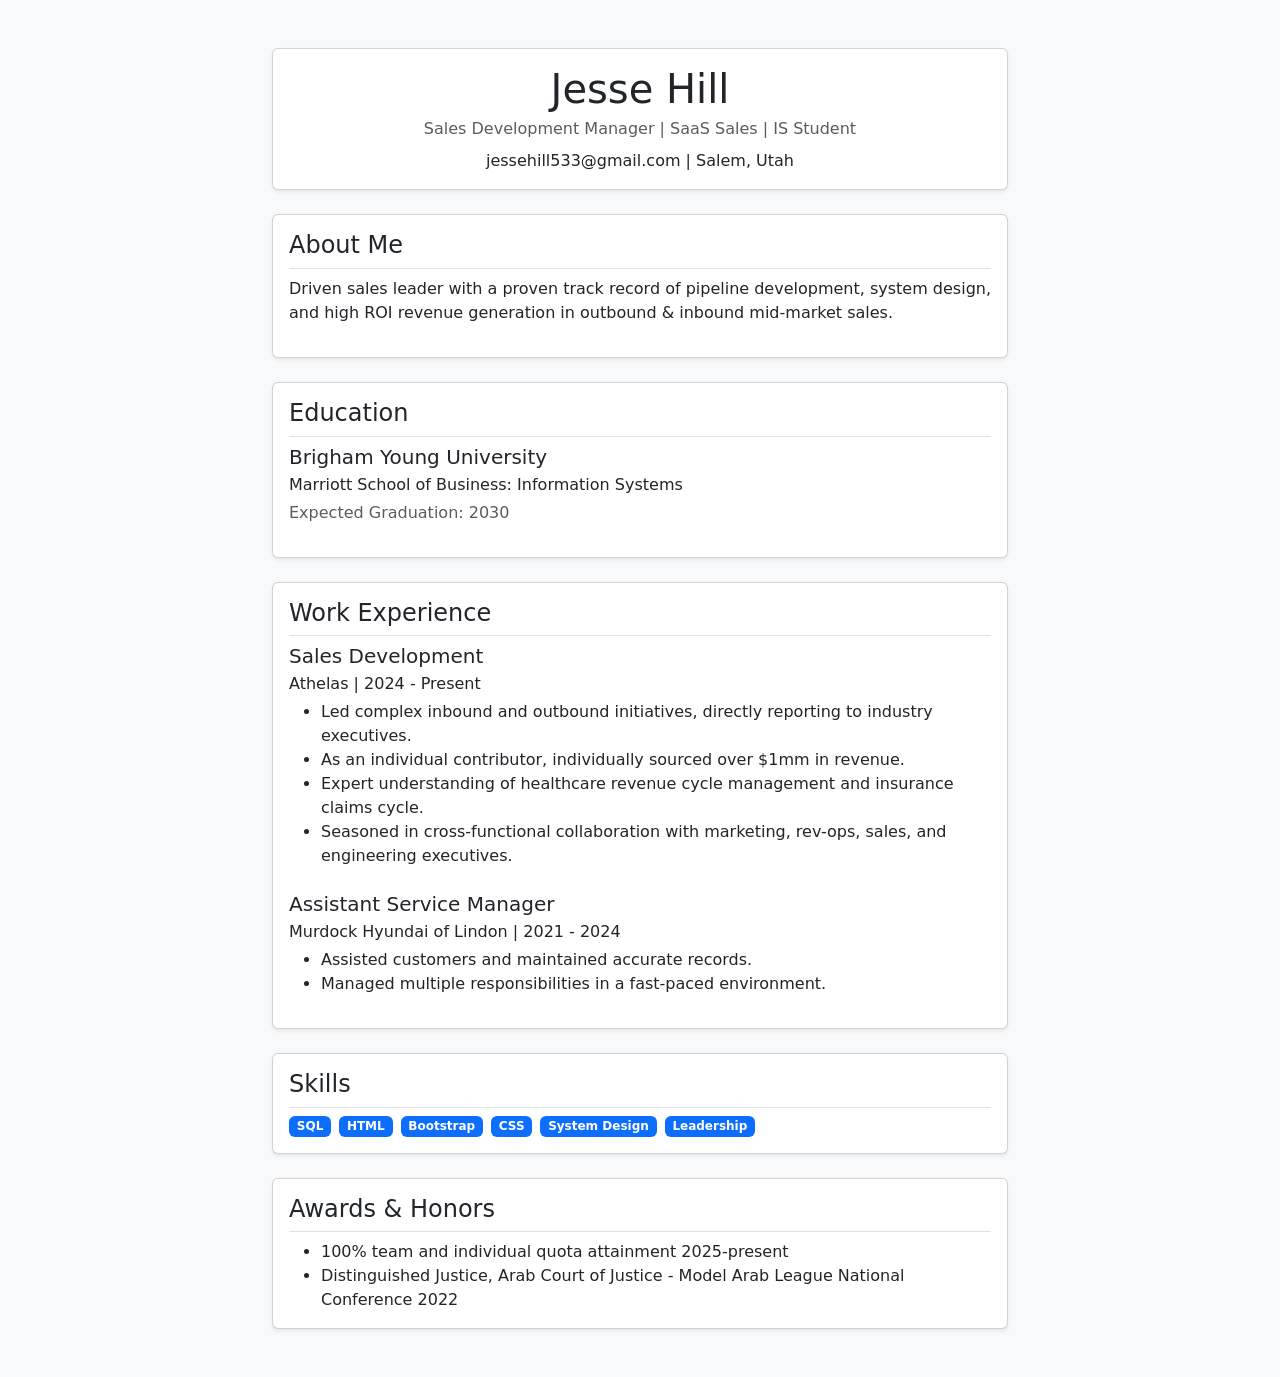
<file: index.html>
<!DOCTYPE html>
<html lang="en">
<head>
  <meta charset="UTF-8" />
  <meta name="viewport" content="width=device-width, initial-scale=1.0" />
  <title>Your Name - Resume</title>
  <link
    href="https://cdn.jsdelivr.net/npm/bootstrap@5.3.3/dist/css/bootstrap.min.css"
    rel="stylesheet"
  />
</head>
<body class="bg-light">

  <div class="container py-5">
    <div class="row justify-content-center">
      <div class="col-lg-8">

        <div class="card shadow-sm mb-4">
          <div class="card-body text-center">
            <h1 class="mb-1">Jesse Hill</h1>
            <p class="text-muted mb-2">Sales Development Manager | SaaS Sales | IS Student</p>
            <p class="mb-0">jessehill533@gmail.com | Salem, Utah</p>
          </div>
        </div>

        <div class="card shadow-sm mb-4">
          <div class="card-body">
            <h2 class="h4 border-bottom pb-2">About Me</h2>
            <p>
              Driven sales leader with a proven track record of pipeline development,
              system design, and high ROI revenue generation in outbound & inbound mid-market sales.
            </p>
          </div>
        </div>

        <div class="card shadow-sm mb-4">
          <div class="card-body">
            <h2 class="h4 border-bottom pb-2">Education</h2>
            <h5 class="mb-1">Brigham Young University</h5>
            <p class="mb-1">Marriott School of Business: Information Systems</p>
            <p class="text-muted">Expected Graduation: 2030</p>
          </div>
        </div>

        <div class="card shadow-sm mb-4">
          <div class="card-body">
            <h2 class="h4 border-bottom pb-2">Work Experience</h2>

            <div class="mb-4">
              <h5 class="mb-1">Sales Development</h5>
              <p class="mb-1">Athelas | 2024 - Present</p>
              <ul>
                <li>Led complex inbound and outbound initiatives, directly reporting to industry executives.</li>
                <li>As an individual contributor, individually sourced over $1mm in revenue.</li>
                <li>Expert understanding of healthcare revenue cycle management and insurance claims cycle.</li>
                <li>Seasoned in cross-functional collaboration with marketing, rev-ops, sales, and engineering executives.</li>
              </ul>
            </div>

            <div>
              <h5 class="mb-1">Assistant Service Manager</h5>
              <p class="mb-1">Murdock Hyundai of Lindon | 2021 - 2024</p>
              <ul>
                <li>Assisted customers and maintained accurate records.</li>
                <li>Managed multiple responsibilities in a fast-paced environment.</li>
              </ul>
            </div>
          </div>
        </div>

        <div class="card shadow-sm mb-4">
          <div class="card-body">
            <h2 class="h4 border-bottom pb-2">Skills</h2>
            <div class="d-flex flex-wrap gap-2">
              <span class="badge bg-primary">SQL</span>
              <span class="badge bg-primary">HTML</span>
              <span class="badge bg-primary">Bootstrap</span>
              <span class="badge bg-primary">CSS</span>
              <span class="badge bg-primary">System Design</span>
              <span class="badge bg-primary">Leadership</span>
            </div>
          </div>
        </div>

        <div class="card shadow-sm">
          <div class="card-body">
            <h2 class="h4 border-bottom pb-2">Awards & Honors</h2>
            <ul class="mb-0">
              <li>100% team and individual quota attainment 2025-present</li>
              <li>Distinguished Justice, Arab Court of Justice - Model Arab League National Conference 2022</li>
            </ul>
          </div>
        </div>

      </div>
    </div>
  </div>

</body>
</html>
</file>
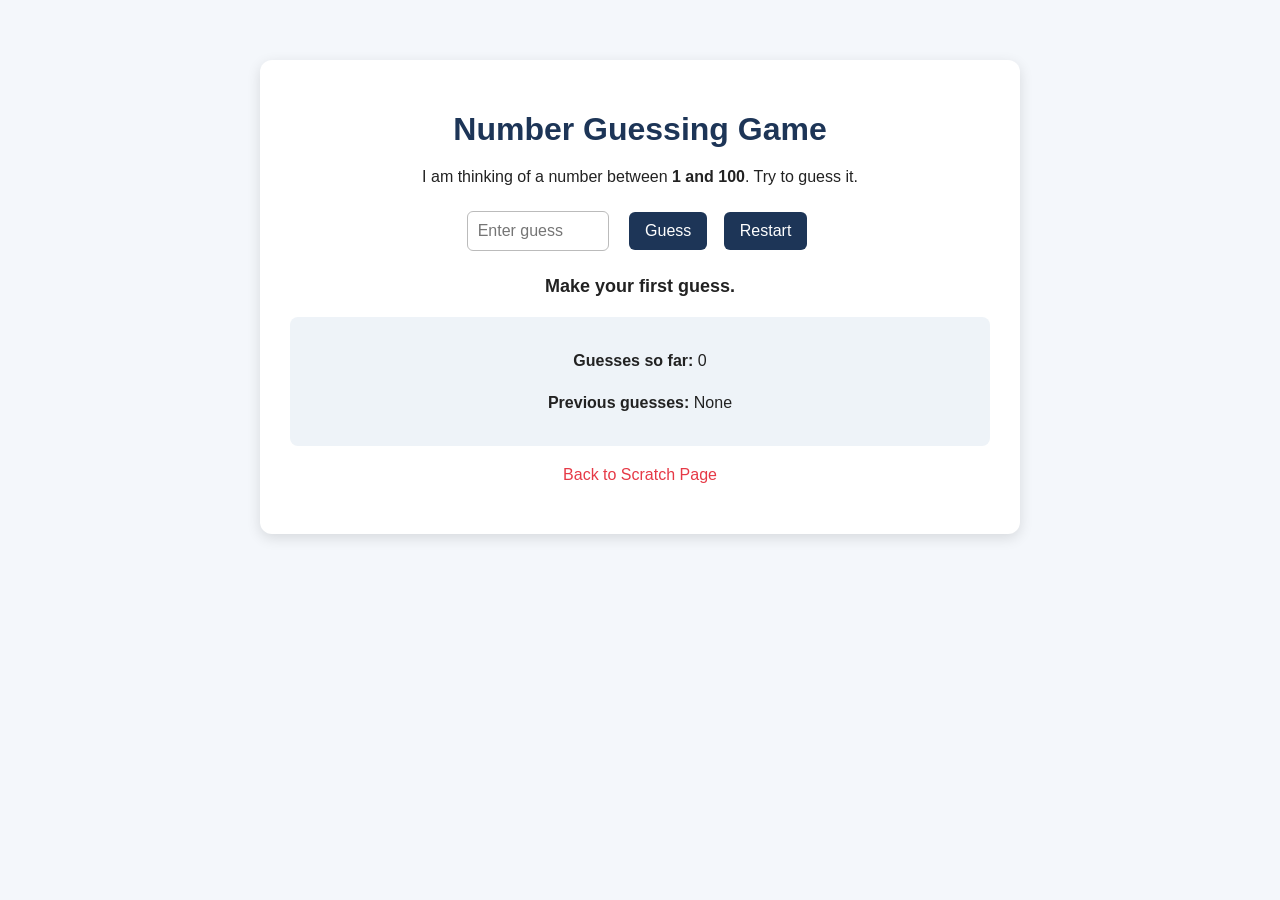
<file: game.html>
<!DOCTYPE html>
<html lang="en">
<head>
  <meta charset="UTF-8" />
  <meta name="viewport" content="width=device-width, initial-scale=1.0" />
  <title>Number Guessing Game</title>
  <style>
    body {
      margin: 0;
      font-family: Arial, sans-serif;
      background: #f4f7fb;
      color: #222;
    }

    .container {
      max-width: 700px;
      margin: 60px auto;
      background: white;
      padding: 30px;
      border-radius: 12px;
      box-shadow: 0 4px 14px rgba(0,0,0,0.12);
      text-align: center;
    }

    h1 {
      color: #1d3557;
      margin-bottom: 10px;
    }

    p {
      line-height: 1.6;
    }

    input {
      padding: 10px;
      width: 120px;
      font-size: 16px;
      margin-right: 10px;
      border: 1px solid #bbb;
      border-radius: 6px;
    }

    button {
      padding: 10px 16px;
      font-size: 16px;
      border: none;
      border-radius: 6px;
      background: #1d3557;
      color: white;
      cursor: pointer;
      margin: 6px;
    }

    button:hover {
      background: #2d4f7a;
    }

    .message {
      margin-top: 20px;
      font-weight: bold;
      font-size: 18px;
    }

    .stats {
      margin-top: 20px;
      background: #eef3f8;
      padding: 15px;
      border-radius: 8px;
    }

    a {
      color: #e63946;
      text-decoration: none;
    }

    a:hover {
      text-decoration: underline;
    }
  </style>
</head>
<body>
  <div class="container">
    <h1>Number Guessing Game</h1>
    <p>
      I am thinking of a number between <strong>1 and 100</strong>.
      Try to guess it.
    </p>

    <input type="number" id="guessInput" min="1" max="100" placeholder="Enter guess" />
    <button onclick="checkGuess()">Guess</button>
    <button onclick="resetGame()">Restart</button>

    <div class="message" id="message">Make your first guess.</div>

    <div class="stats">
      <p><strong>Guesses so far:</strong> <span id="guessCount">0</span></p>
      <p><strong>Previous guesses:</strong> <span id="previousGuesses">None</span></p>
    </div>

    <p>
      <a href="scratch.html">Back to Scratch Page</a>
    </p>
  </div>

  <script>
    let secretNumber = Math.floor(Math.random() * 100) + 1;
    let guessCount = 0;
    let previousGuesses = [];

    function checkGuess() {
      const input = document.getElementById("guessInput");
      const guess = Number(input.value);
      const message = document.getElementById("message");
      const guessCountDisplay = document.getElementById("guessCount");
      const previousGuessesDisplay = document.getElementById("previousGuesses");

      if (!guess || guess < 1 || guess > 100) {
        message.textContent = "Please enter a number from 1 to 100.";
        return;
      }

      guessCount++;
      previousGuesses.push(guess);

      guessCountDisplay.textContent = guessCount;
      previousGuessesDisplay.textContent = previousGuesses.join(", ");

      if (guess === secretNumber) {
        message.textContent = "Correct! You guessed the number!";
      } else if (guess < secretNumber) {
        message.textContent = "Too low. Try again.";
      } else {
        message.textContent = "Too high. Try again.";
      }

      input.value = "";
      input.focus();
    }

    function resetGame() {
      secretNumber = Math.floor(Math.random() * 100) + 1;
      guessCount = 0;
      previousGuesses = [];

      document.getElementById("message").textContent = "Game reset. Make your first guess.";
      document.getElementById("guessCount").textContent = "0";
      document.getElementById("previousGuesses").textContent = "None";
      document.getElementById("guessInput").value = "";
    }
  </script>
</body>
</html>
</file>
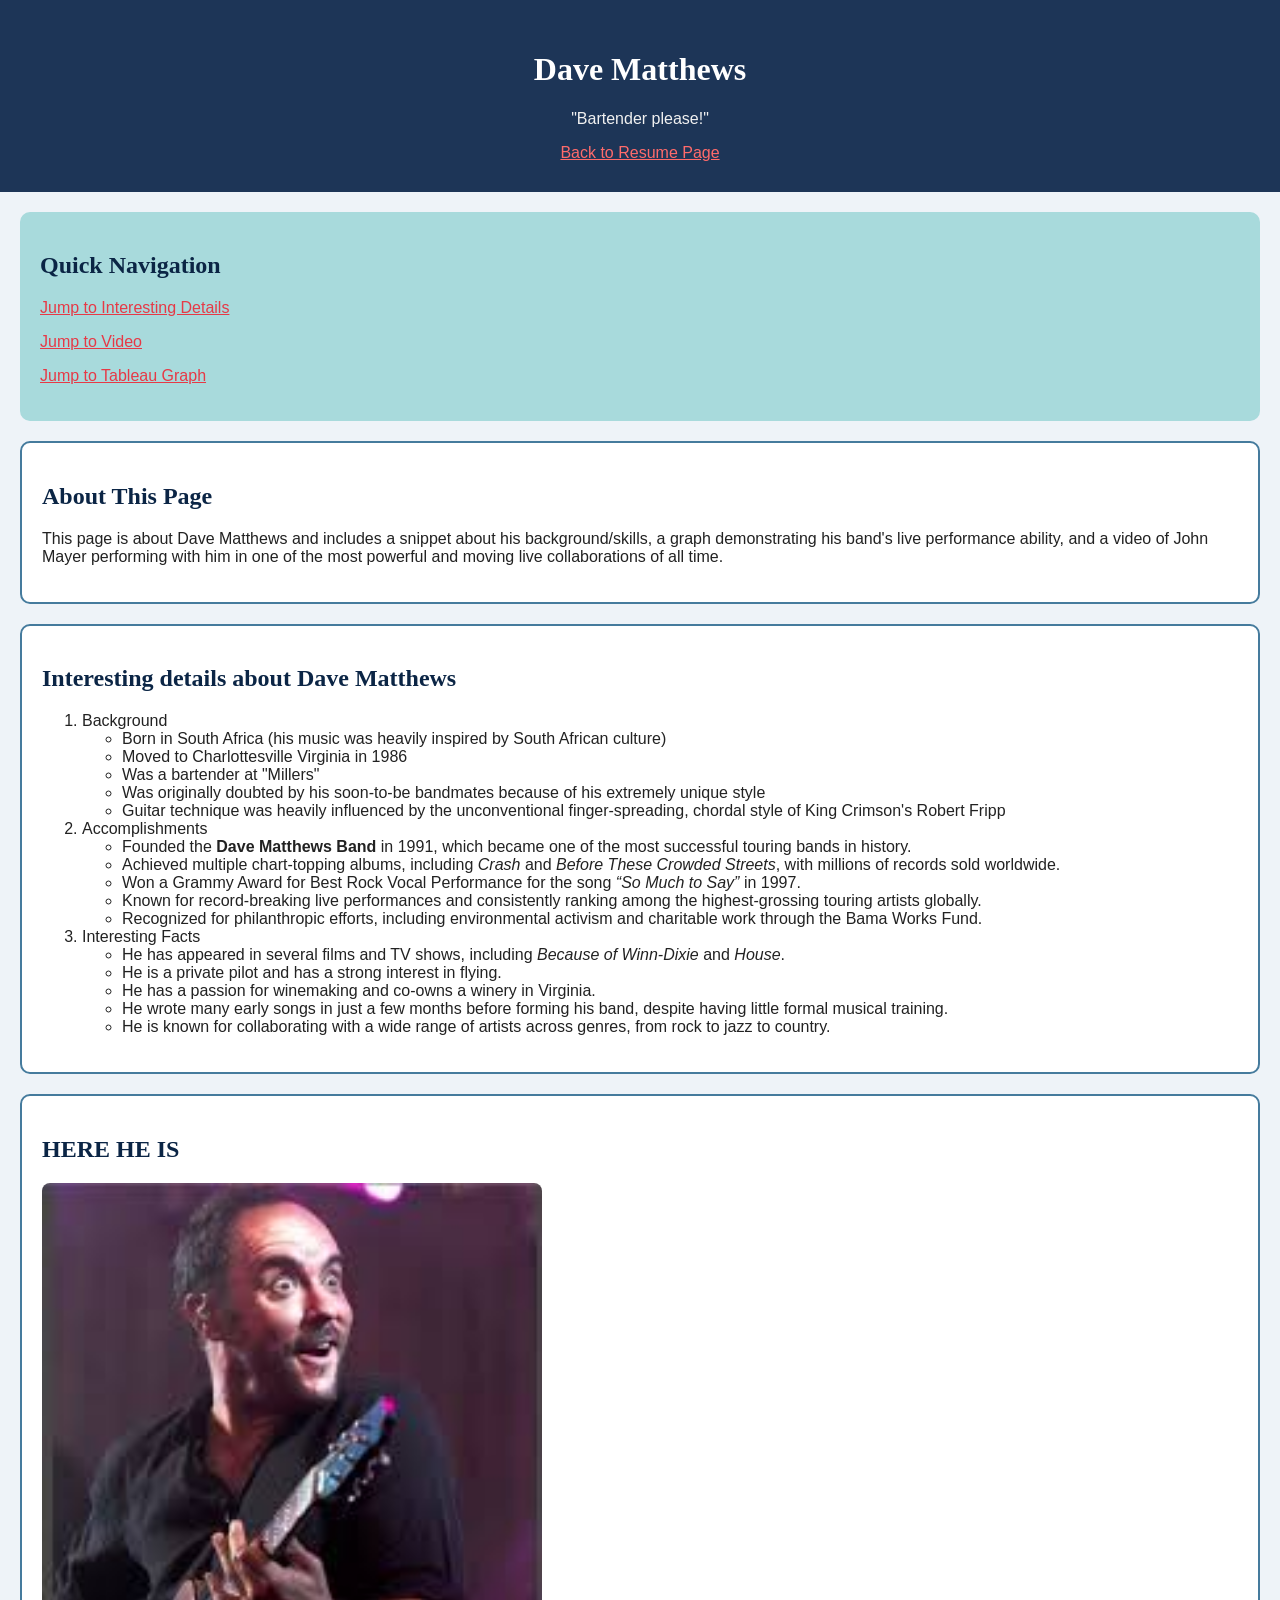
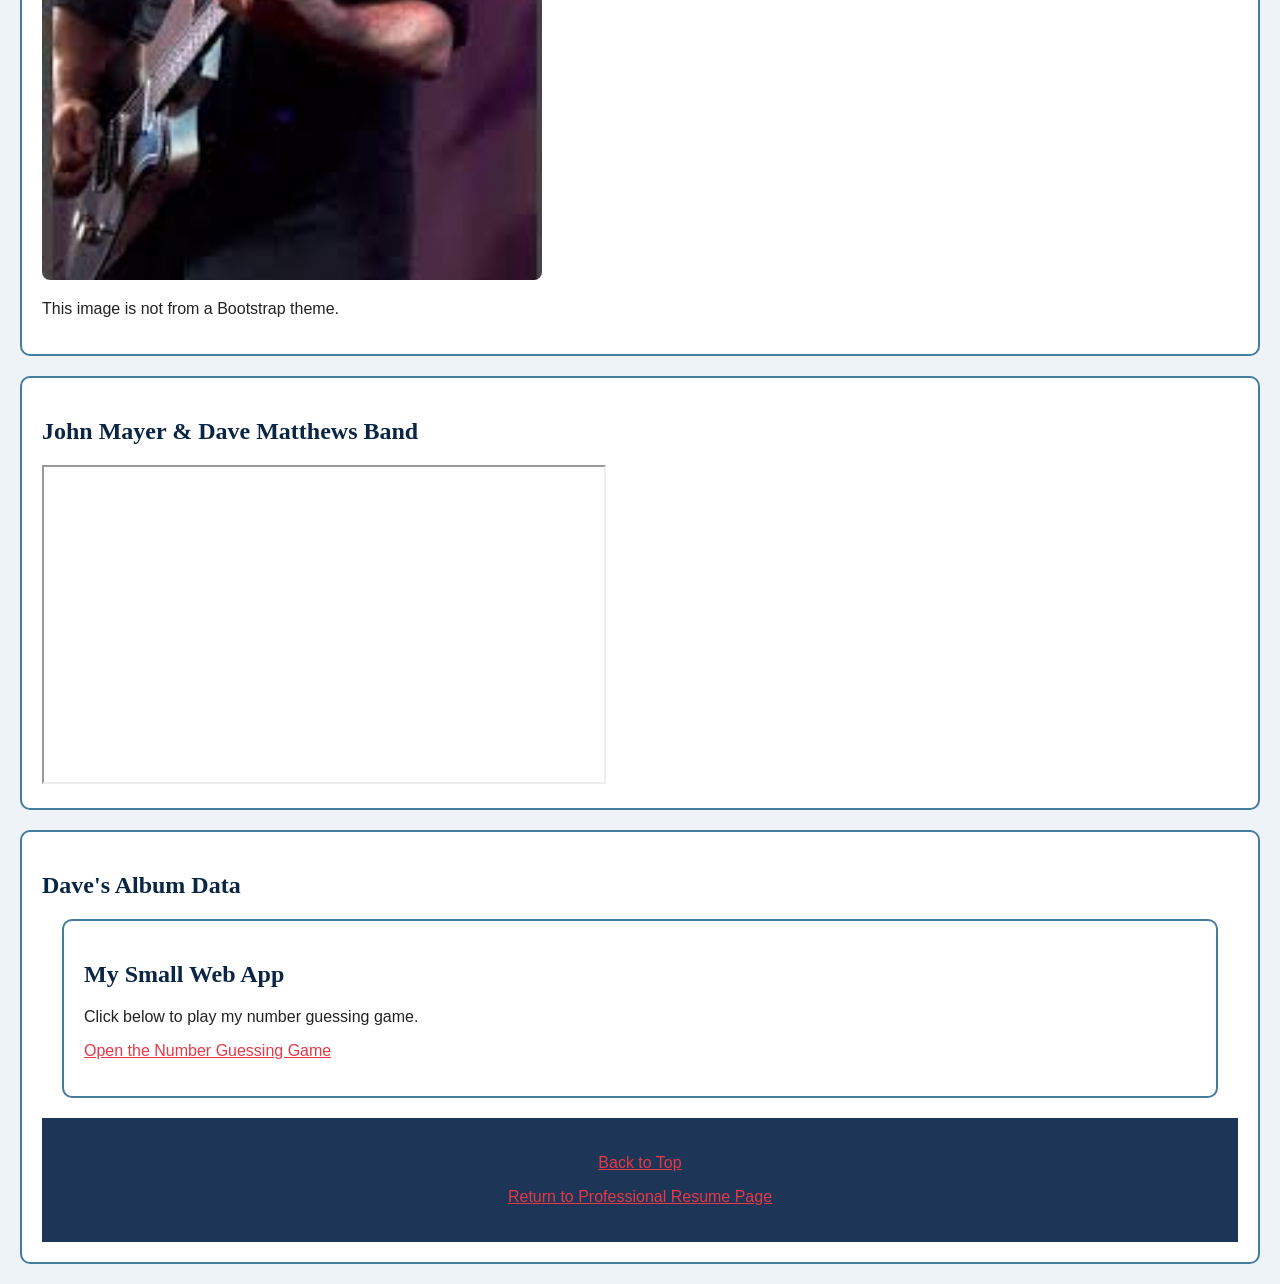
<file: scratch.html>
<!DOCTYPE html>
<html lang="en">
<head>
  <meta charset="UTF-8" />
  <meta name="viewport" content="width=device-width, initial-scale=1.0" />
  <title>My Scratch Page</title>
  <link rel="stylesheet" href="styles.css" />
</head>
<body>

  <div class="header">
    <h1 id="top">Dave Matthews</h1>
    <p>"Bartender please!"</p>
    <a href="index.html">Back to Resume Page</a>
  </div>

  <div class="nav-box">
    <h2>Quick Navigation</h2>
    <p><a href="#hobbies">Jump to Interesting Details</a></p>
    <p><a href="#video">Jump to Video</a></p>
    <p><a href="#tableau">Jump to Tableau Graph</a></p>
  </div>

  <div class="content-box">
    <h2>About This Page</h2>
    <p>
      This page is about Dave Matthews and includes a snippet about his background/skills,
      a graph demonstrating his band's live performance ability, and a video of John Mayer
      performing with him in one of the most powerful and moving live collaborations of all time.
    </p>
  </div>

  <div class="content-box" id="hobbies">
    <h2>Interesting details about Dave Matthews</h2>
    <ol>
      <li>Background
        <ul>
          <li>Born in South Africa (his music was heavily inspired by South African culture) </li>
          <li>Moved to Charlottesville Virginia in 1986</li>
          <li>Was a bartender at "Millers"</li>
          <li>Was originally doubted by his soon-to-be bandmates because of his extremely unique style</li>
          <li>Guitar technique was heavily influenced by the unconventional finger-spreading, chordal style of King Crimson's Robert Fripp</li>
        </ul>
      </li>
      <li>Accomplishments
        <ul>
            <li>Founded the <strong>Dave Matthews Band</strong> in 1991, which became one of the most successful touring bands in history.</li>
            <li>Achieved multiple chart-topping albums, including <em>Crash</em> and <em>Before These Crowded Streets</em>, with millions of records sold worldwide.</li>
            <li>Won a Grammy Award for Best Rock Vocal Performance for the song <em>“So Much to Say”</em> in 1997.</li>
            <li>Known for record-breaking live performances and consistently ranking among the highest-grossing touring artists globally.</li>
            <li>Recognized for philanthropic efforts, including environmental activism and charitable work through the Bama Works Fund.</li>
</ul>
        </ul>
      </li>
      <li>Interesting Facts
        <ul>
            <li>He has appeared in several films and TV shows, including <em>Because of Winn-Dixie</em> and <em>House</em>.</li>
            <li>He is a private pilot and has a strong interest in flying.</li>
            <li>He has a passion for winemaking and co-owns a winery in Virginia.</li>
            <li>He wrote many early songs in just a few months before forming his band, despite having little formal musical training.</li>
            <li>He is known for collaborating with a wide range of artists across genres, from rock to jazz to country.</li>
        </ul>
        </ul>
      </li>
    </ol>
  </div>

  <div class="content-box">
    <h2>HERE HE IS</h2>
    <img
      src="dave_matthews_weird copy.jpeg"
      alt="our boy dave"
      width="500"
    />
    <p>This image is not from a Bootstrap theme.</p>
  </div>

  <div class="content-box" id="video">
    <h2>John Mayer & Dave Matthews Band</h2>
     <iframe
      width="560"
      height="315"
      src="https://www.youtube.com/embed/edqX4BjtD-I"
      title="YouTube video player"
      allow="accelerometer; autoplay; clipboard-write; encrypted-media; gyroscope; picture-in-picture"
      allowfullscreen>
    </iframe>
  </div>

  <div class="content-box" id="tableau">
    <h2>Dave's Album Data</h2>
    <div class='tableauPlaceholder' style='position: relative'>
  <noscript>
    <a href='#'>
      <img alt='Dashboard'
        src='https://public.tableau.com/static/images/DM/DMBDashboard11_18_23/Desktop/1.png'
        style='border: none' />
    </a>
  </noscript>

  <object class='tableauViz' style='display:none;'>
    <param name='host_url' value='https://public.tableau.com/' />
    <param name='embed_code_version' value='3' />
    <param name='name' value='DMBDashboard11_18_23/Desktop' />
    <param name='toolbar' value='yes' />
    <param name='animate_transition' value='yes' />
    <param name='display_static_image' value='yes' />
    <param name='display_spinner' value='yes' />
    <param name='display_overlay' value='yes' />
    <param name='display_count' value='yes' />
  </object>
</div>

<script type='text/javascript'>
  var divElement = document.getElementsByClassName('tableauPlaceholder')[0];
  var vizElement = divElement.getElementsByTagName('object')[0];
  vizElement.style.width = '100%';
  vizElement.style.height = '600px';

  var scriptElement = document.createElement('script');
  scriptElement.src = 'https://public.tableau.com/javascripts/api/viz_v1.js';
  vizElement.parentNode.insertBefore(scriptElement, vizElement);
</script>


<div class="content-box">
  <h2>My Small Web App</h2>
  <p>
    Click below to play my number guessing game.
  </p>
  <p>
    <a href="game.html">Open the Number Guessing Game</a>
  </p>
</div>


  <div class="footer">
    <p><a href="#top">Back to Top</a></p>
    <p><a href="index.html">Return to Professional Resume Page</a></p>
  </div>

</body>
</html>
</file>
<file: styles.css>
body {
  background-color: #eef3f8;
  font-family: Arial, Helvetica, sans-serif;
  color: #222222;
  margin: 0;
  padding: 0;
}

/* HEADER */
.header {
  background-color: #1d3557;
  text-align: center;
  padding: 30px;
}

.header h1 {
  color: white;
  font-family: Georgia, 'Times New Roman', serif;
}

.header p {
  color: #f1f1f1;
}

.header a {
  color: #ff6b6b;
}

/* NAV BOX */
.nav-box {
  background-color: #a8dadc;
  margin: 20px;
  padding: 20px;
  border-radius: 10px;
}

.nav-box h2 {
  font-family: Georgia, 'Times New Roman', serif;
  color: #0b2545;
}

/* CONTENT */
.content-box {
  background-color: white;
  margin: 20px;
  padding: 20px;
  border: 2px solid #457b9d;
  border-radius: 10px;
}

.content-box h1,
.content-box h2 {
  font-family: Georgia, 'Times New Roman', serif;
  color: #0b2545;
}

/* FOOTER */
.footer {
  background-color: #1d3557;
  color: white;
  text-align: center;
  padding: 20px;
  margin-top: 20px;
}

/* LINKS */
a {
  color: #e63946;
}

/* IMAGES */
img {
  max-width: 100%;
  height: auto;
  border-radius: 8px;
}
</file>
